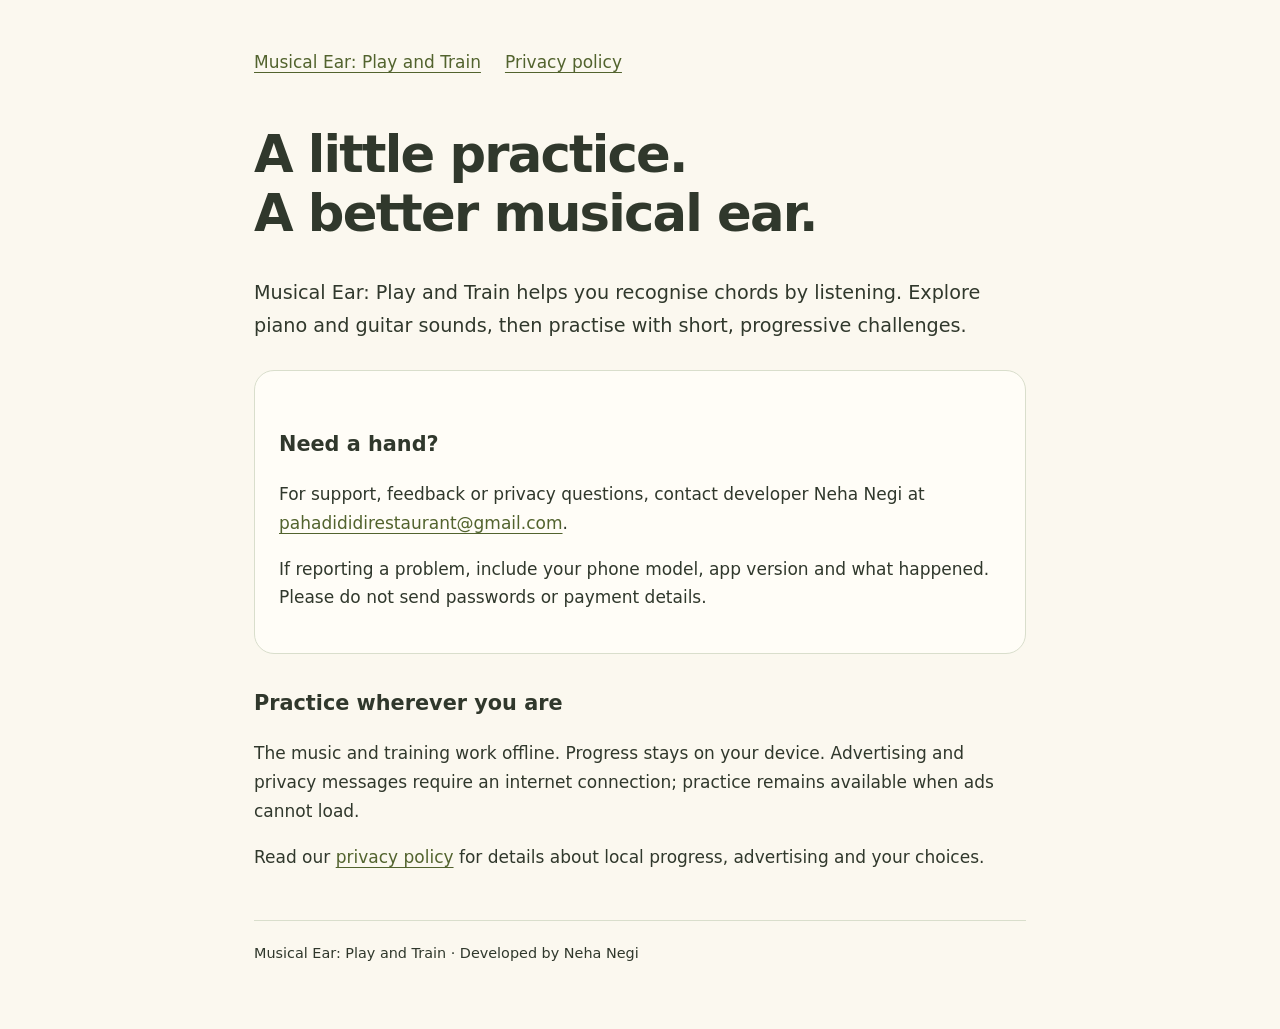
<file: index.html>
<!doctype html><html lang="en"><head><meta charset="utf-8"><meta name="viewport" content="width=device-width,initial-scale=1"><meta name="description" content="Musical Ear: Play and Train support and privacy. Learn musical chords by ear with piano and guitar."><title>Musical Ear: Play and Train — Support</title><link rel="stylesheet" href="/style.css"></head><body><main><nav aria-label="Main"><a href="/" aria-current="page">Musical Ear: Play and Train</a><a href="/privacy/">Privacy policy</a></nav><h1>A little practice.<br>A better musical ear.</h1><p class="intro">Musical Ear: Play and Train helps you recognise chords by listening. Explore piano and guitar sounds, then practise with short, progressive challenges.</p><section class="card"><h2>Need a hand?</h2><p>For support, feedback or privacy questions, contact developer Neha Negi at <a href="mailto:pahadididirestaurant@gmail.com">pahadididirestaurant@gmail.com</a>.</p><p>If reporting a problem, include your phone model, app version and what happened. Please do not send passwords or payment details.</p></section><h2>Practice wherever you are</h2><p>The music and training work offline. Progress stays on your device. Advertising and privacy messages require an internet connection; practice remains available when ads cannot load.</p><p>Read our <a href="/privacy/">privacy policy</a> for details about local progress, advertising and your choices.</p><footer>Musical Ear: Play and Train · Developed by Neha Negi</footer></main></body></html>
</file>
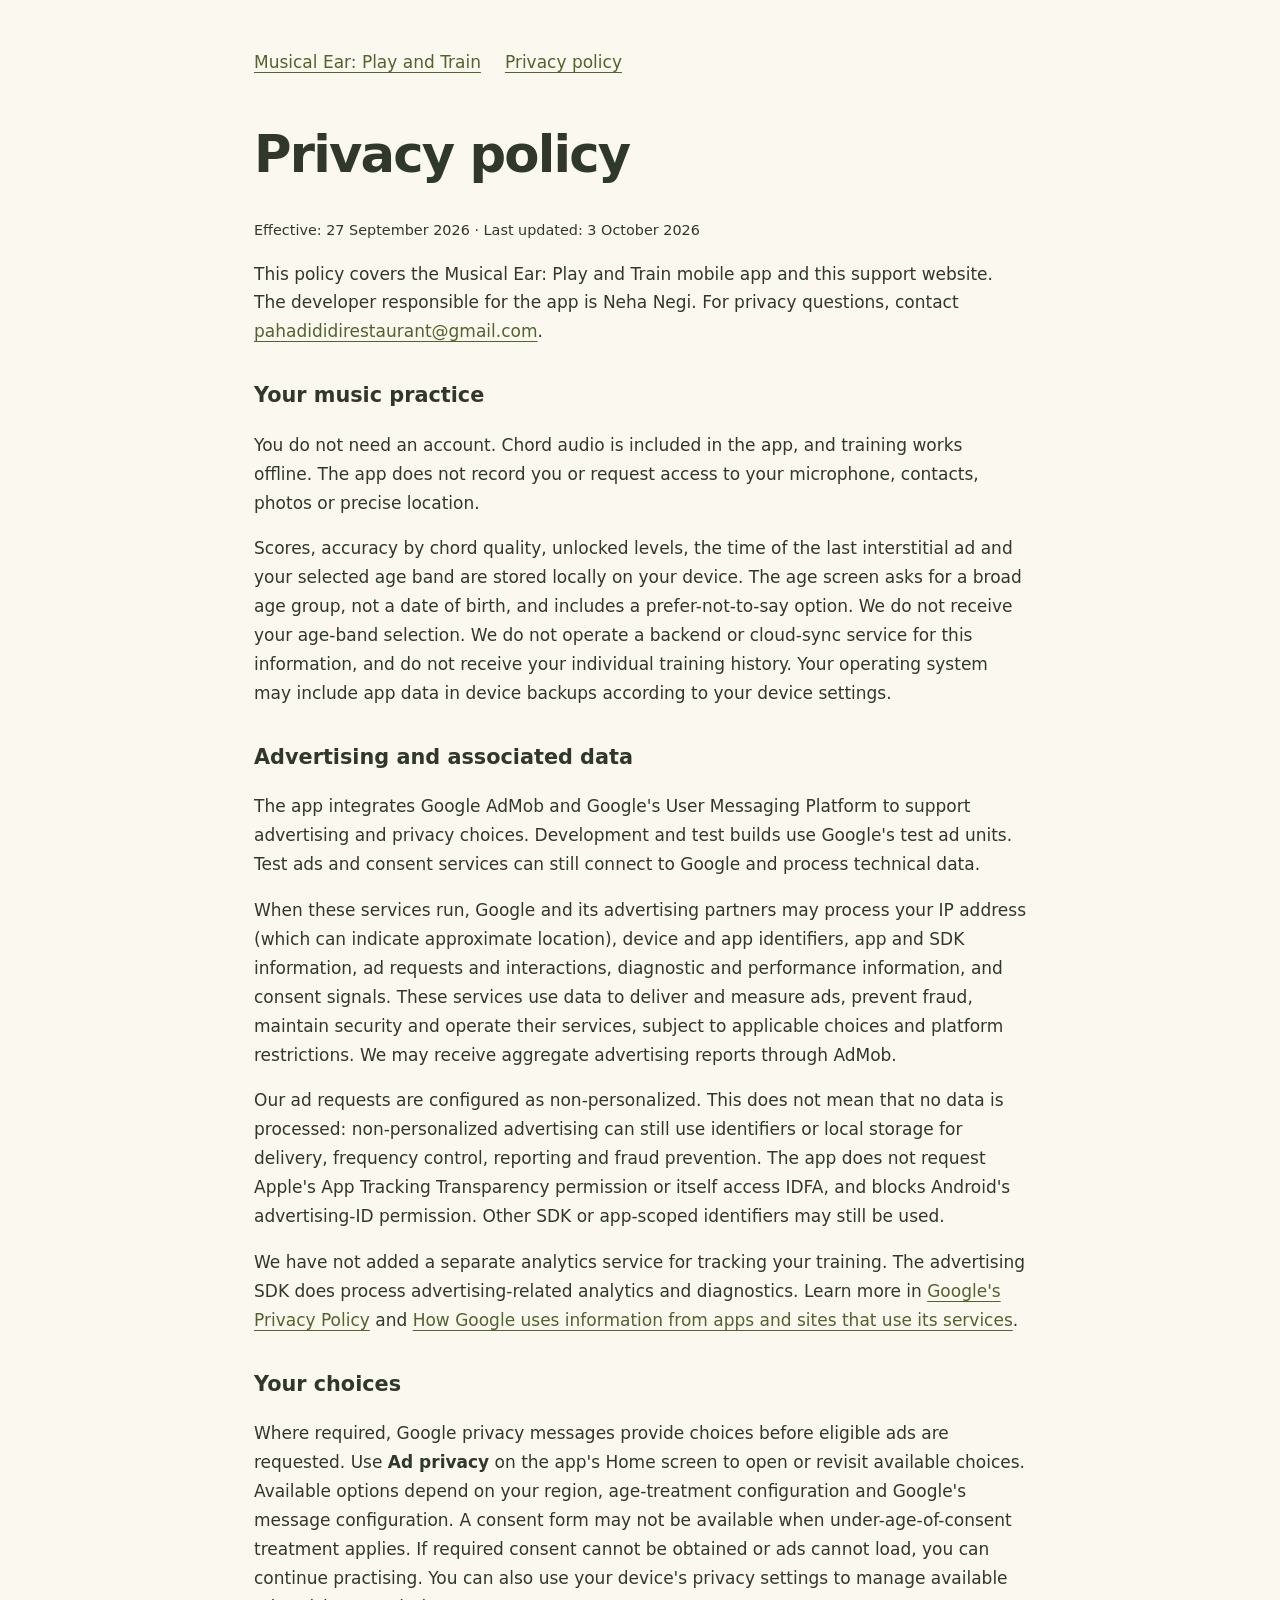
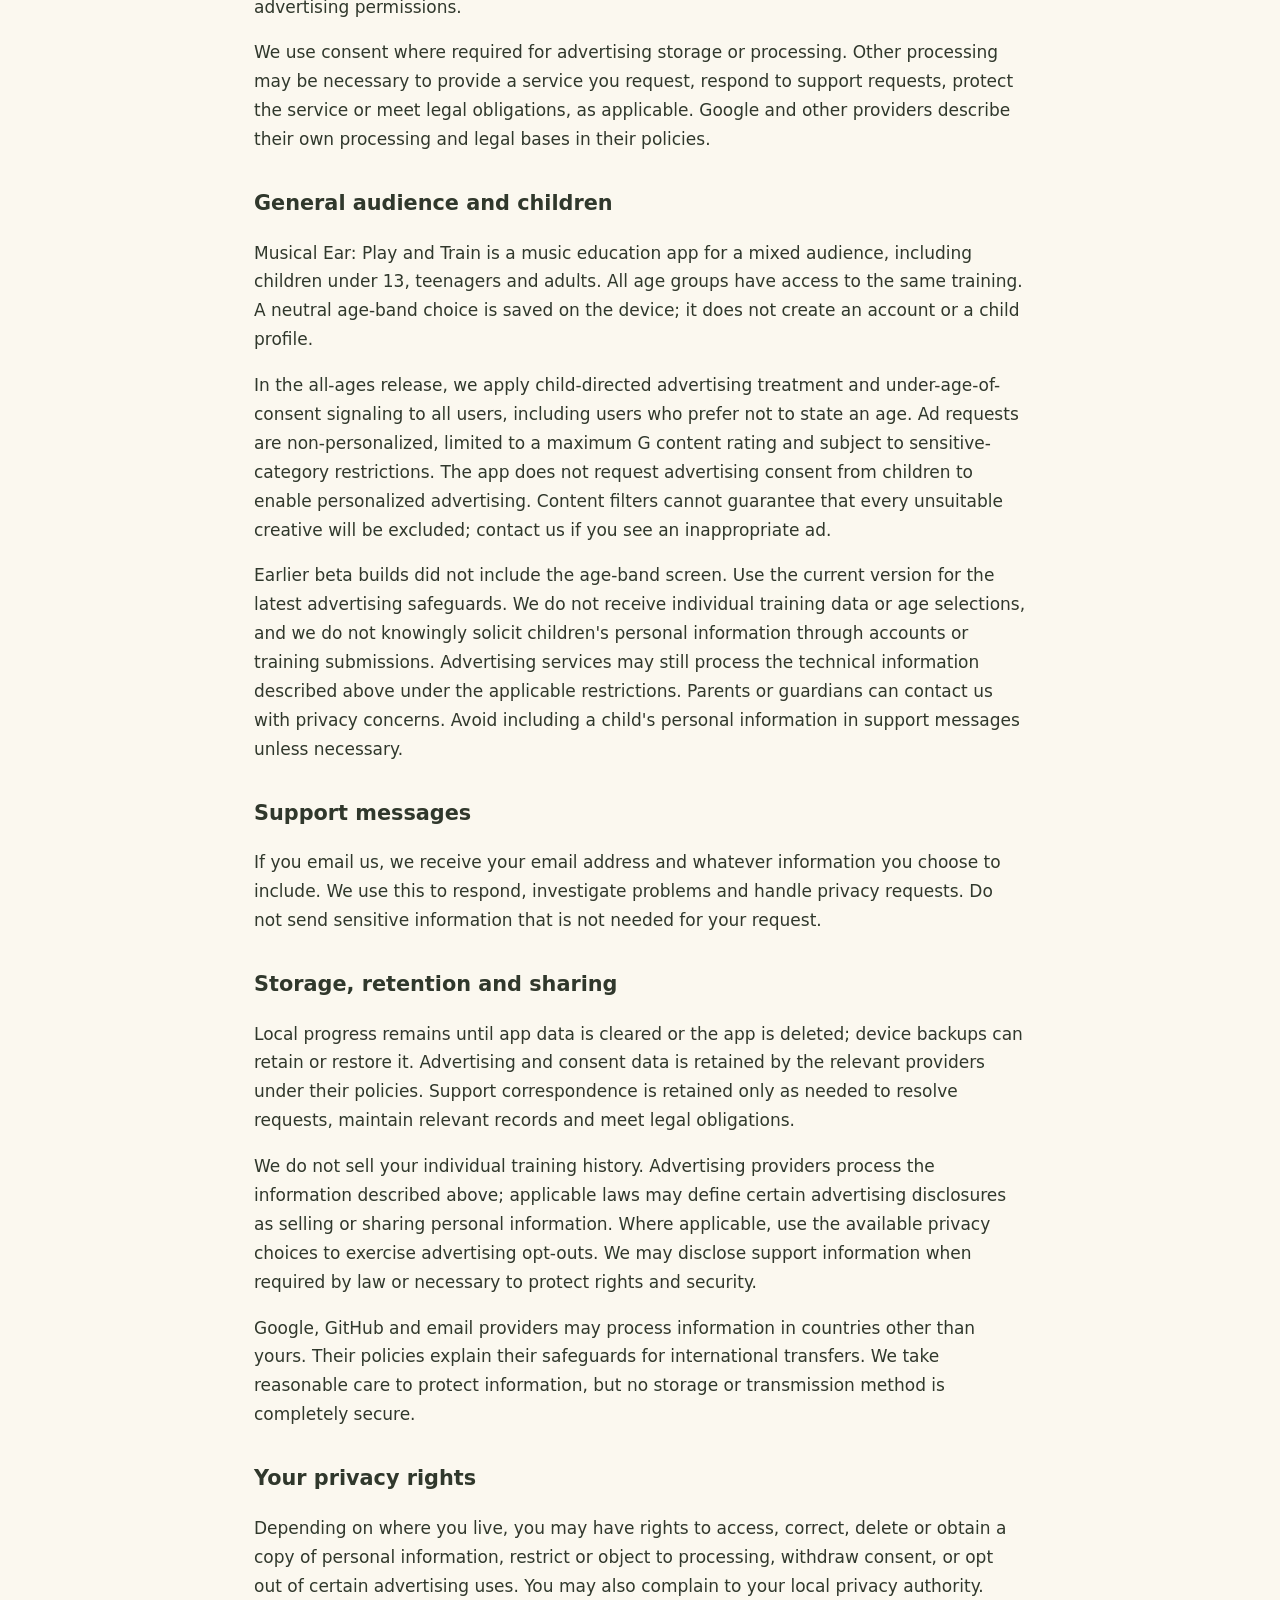
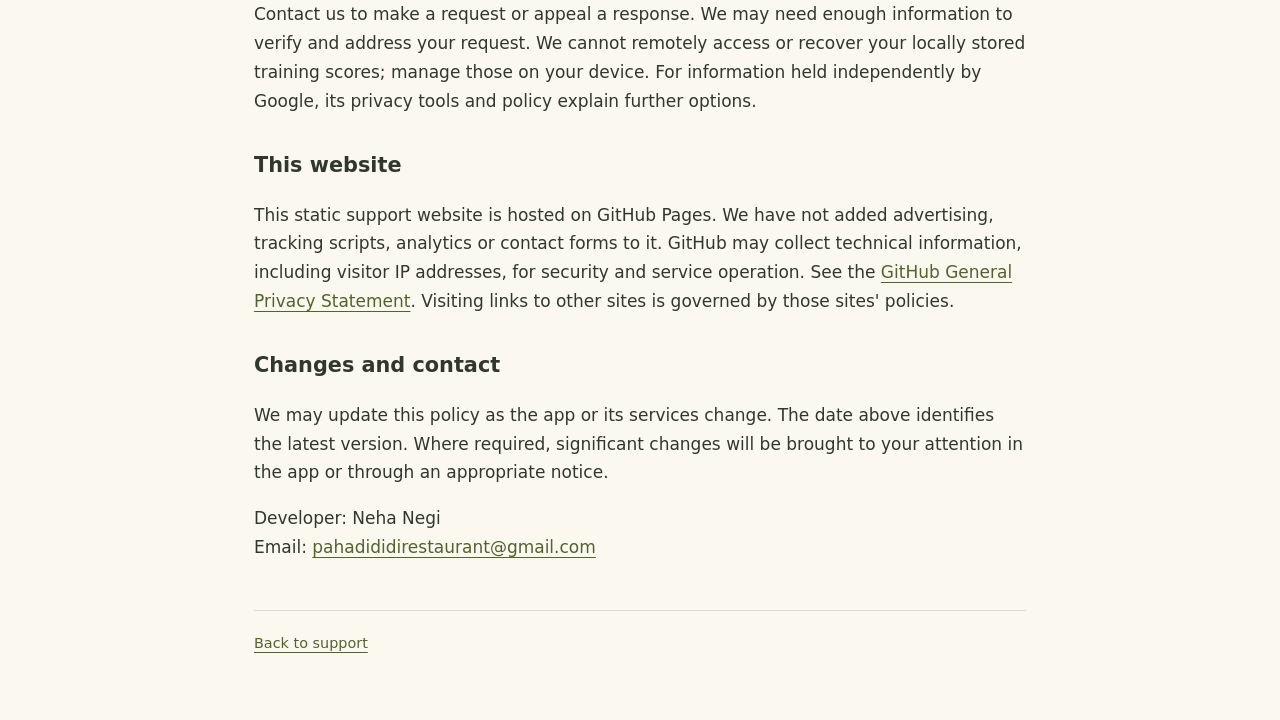
<file: privacy/index.html>
<!doctype html><html lang="en"><head><meta charset="utf-8"><meta name="viewport" content="width=device-width,initial-scale=1"><meta name="description" content="Privacy policy for Musical Ear: Play and Train, developed by Neha Negi."><title>Privacy policy — Musical Ear: Play and Train</title><link rel="stylesheet" href="/style.css"></head><body><main><nav aria-label="Main"><a href="/">Musical Ear: Play and Train</a><a href="/privacy/" aria-current="page">Privacy policy</a></nav><h1>Privacy policy</h1><p class="date">Effective: 27 September 2026 · Last updated: 3 October 2026</p><p>This policy covers the Musical Ear: Play and Train mobile app and this support website. The developer responsible for the app is Neha Negi. For privacy questions, contact <a href="mailto:pahadididirestaurant@gmail.com">pahadididirestaurant@gmail.com</a>.</p>
<h2>Your music practice</h2><p>You do not need an account. Chord audio is included in the app, and training works offline. The app does not record you or request access to your microphone, contacts, photos or precise location.</p><p>Scores, accuracy by chord quality, unlocked levels, the time of the last interstitial ad and your selected age band are stored locally on your device. The age screen asks for a broad age group, not a date of birth, and includes a prefer-not-to-say option. We do not receive your age-band selection. We do not operate a backend or cloud-sync service for this information, and do not receive your individual training history. Your operating system may include app data in device backups according to your device settings.</p>
<h2>Advertising and associated data</h2><p>The app integrates Google AdMob and Google's User Messaging Platform to support advertising and privacy choices. Development and test builds use Google's test ad units. Test ads and consent services can still connect to Google and process technical data.</p><p>When these services run, Google and its advertising partners may process your IP address (which can indicate approximate location), device and app identifiers, app and SDK information, ad requests and interactions, diagnostic and performance information, and consent signals. These services use data to deliver and measure ads, prevent fraud, maintain security and operate their services, subject to applicable choices and platform restrictions. We may receive aggregate advertising reports through AdMob.</p><p>Our ad requests are configured as non-personalized. This does not mean that no data is processed: non-personalized advertising can still use identifiers or local storage for delivery, frequency control, reporting and fraud prevention. The app does not request Apple's App Tracking Transparency permission or itself access IDFA, and blocks Android's advertising-ID permission. Other SDK or app-scoped identifiers may still be used.</p><p>We have not added a separate analytics service for tracking your training. The advertising SDK does process advertising-related analytics and diagnostics. Learn more in <a href="https://policies.google.com/privacy">Google's Privacy Policy</a> and <a href="https://policies.google.com/technologies/partner-sites">How Google uses information from apps and sites that use its services</a>.</p>
<h2>Your choices</h2><p>Where required, Google privacy messages provide choices before eligible ads are requested. Use <strong>Ad privacy</strong> on the app's Home screen to open or revisit available choices. Available options depend on your region, age-treatment configuration and Google's message configuration. A consent form may not be available when under-age-of-consent treatment applies. If required consent cannot be obtained or ads cannot load, you can continue practising. You can also use your device's privacy settings to manage available advertising permissions.</p><p>We use consent where required for advertising storage or processing. Other processing may be necessary to provide a service you request, respond to support requests, protect the service or meet legal obligations, as applicable. Google and other providers describe their own processing and legal bases in their policies.</p>
<h2>General audience and children</h2><p>Musical Ear: Play and Train is a music education app for a mixed audience, including children under 13, teenagers and adults. All age groups have access to the same training. A neutral age-band choice is saved on the device; it does not create an account or a child profile.</p><p>In the all-ages release, we apply child-directed advertising treatment and under-age-of-consent signaling to all users, including users who prefer not to state an age. Ad requests are non-personalized, limited to a maximum G content rating and subject to sensitive-category restrictions. The app does not request advertising consent from children to enable personalized advertising. Content filters cannot guarantee that every unsuitable creative will be excluded; contact us if you see an inappropriate ad.</p><p>Earlier beta builds did not include the age-band screen. Use the current version for the latest advertising safeguards. We do not receive individual training data or age selections, and we do not knowingly solicit children's personal information through accounts or training submissions. Advertising services may still process the technical information described above under the applicable restrictions. Parents or guardians can contact us with privacy concerns. Avoid including a child's personal information in support messages unless necessary.</p>
<h2>Support messages</h2><p>If you email us, we receive your email address and whatever information you choose to include. We use this to respond, investigate problems and handle privacy requests. Do not send sensitive information that is not needed for your request.</p>
<h2>Storage, retention and sharing</h2><p>Local progress remains until app data is cleared or the app is deleted; device backups can retain or restore it. Advertising and consent data is retained by the relevant providers under their policies. Support correspondence is retained only as needed to resolve requests, maintain relevant records and meet legal obligations.</p><p>We do not sell your individual training history. Advertising providers process the information described above; applicable laws may define certain advertising disclosures as selling or sharing personal information. Where applicable, use the available privacy choices to exercise advertising opt-outs. We may disclose support information when required by law or necessary to protect rights and security.</p><p>Google, GitHub and email providers may process information in countries other than yours. Their policies explain their safeguards for international transfers. We take reasonable care to protect information, but no storage or transmission method is completely secure.</p>
<h2>Your privacy rights</h2><p>Depending on where you live, you may have rights to access, correct, delete or obtain a copy of personal information, restrict or object to processing, withdraw consent, or opt out of certain advertising uses. You may also complain to your local privacy authority. Contact us to make a request or appeal a response. We may need enough information to verify and address your request. We cannot remotely access or recover your locally stored training scores; manage those on your device. For information held independently by Google, its privacy tools and policy explain further options.</p>
<h2>This website</h2><p>This static support website is hosted on GitHub Pages. We have not added advertising, tracking scripts, analytics or contact forms to it. GitHub may collect technical information, including visitor IP addresses, for security and service operation. See the <a href="https://docs.github.com/en/site-policy/privacy-policies/github-general-privacy-statement">GitHub General Privacy Statement</a>. Visiting links to other sites is governed by those sites' policies.</p>
<h2>Changes and contact</h2><p>We may update this policy as the app or its services change. The date above identifies the latest version. Where required, significant changes will be brought to your attention in the app or through an appropriate notice.</p><p>Developer: Neha Negi<br>Email: <a href="mailto:pahadididirestaurant@gmail.com">pahadididirestaurant@gmail.com</a></p><footer><a href="/">Back to support</a></footer></main></body></html>
</file>
<file: style.css>
:root{color-scheme:light dark;--bg:#fbf8ef;--ink:#30382c;--card:#fffdf7;--line:#d9decc;--link:#52632e}*{box-sizing:border-box}body{margin:0;background:var(--bg);color:var(--ink);font:17px/1.7 system-ui,sans-serif}main{max-width:820px;margin:0 auto;padding:48px 24px 64px}nav{display:flex;gap:24px;flex-wrap:wrap;margin-bottom:48px}a{color:var(--link);text-underline-offset:4px}h1{font-size:clamp(2rem,6vw,3.2rem);line-height:1.15;letter-spacing:-.035em}h2{font-size:1.3rem;margin-top:32px}p,li{max-width:72ch}.intro{font-size:1.2rem}.card{padding:24px;border:1px solid var(--line);border-radius:20px;background:var(--card);margin:28px 0}footer{margin-top:48px;border-top:1px solid var(--line);padding-top:20px;font-size:.9rem}.date{font-size:.9rem}a:focus-visible{outline:3px solid #ae80ca;outline-offset:4px}@media(prefers-color-scheme:dark){:root{--bg:#191d18;--ink:#edeede;--card:#242b20;--line:#4e5943;--link:#c4d89c}}
</file>
